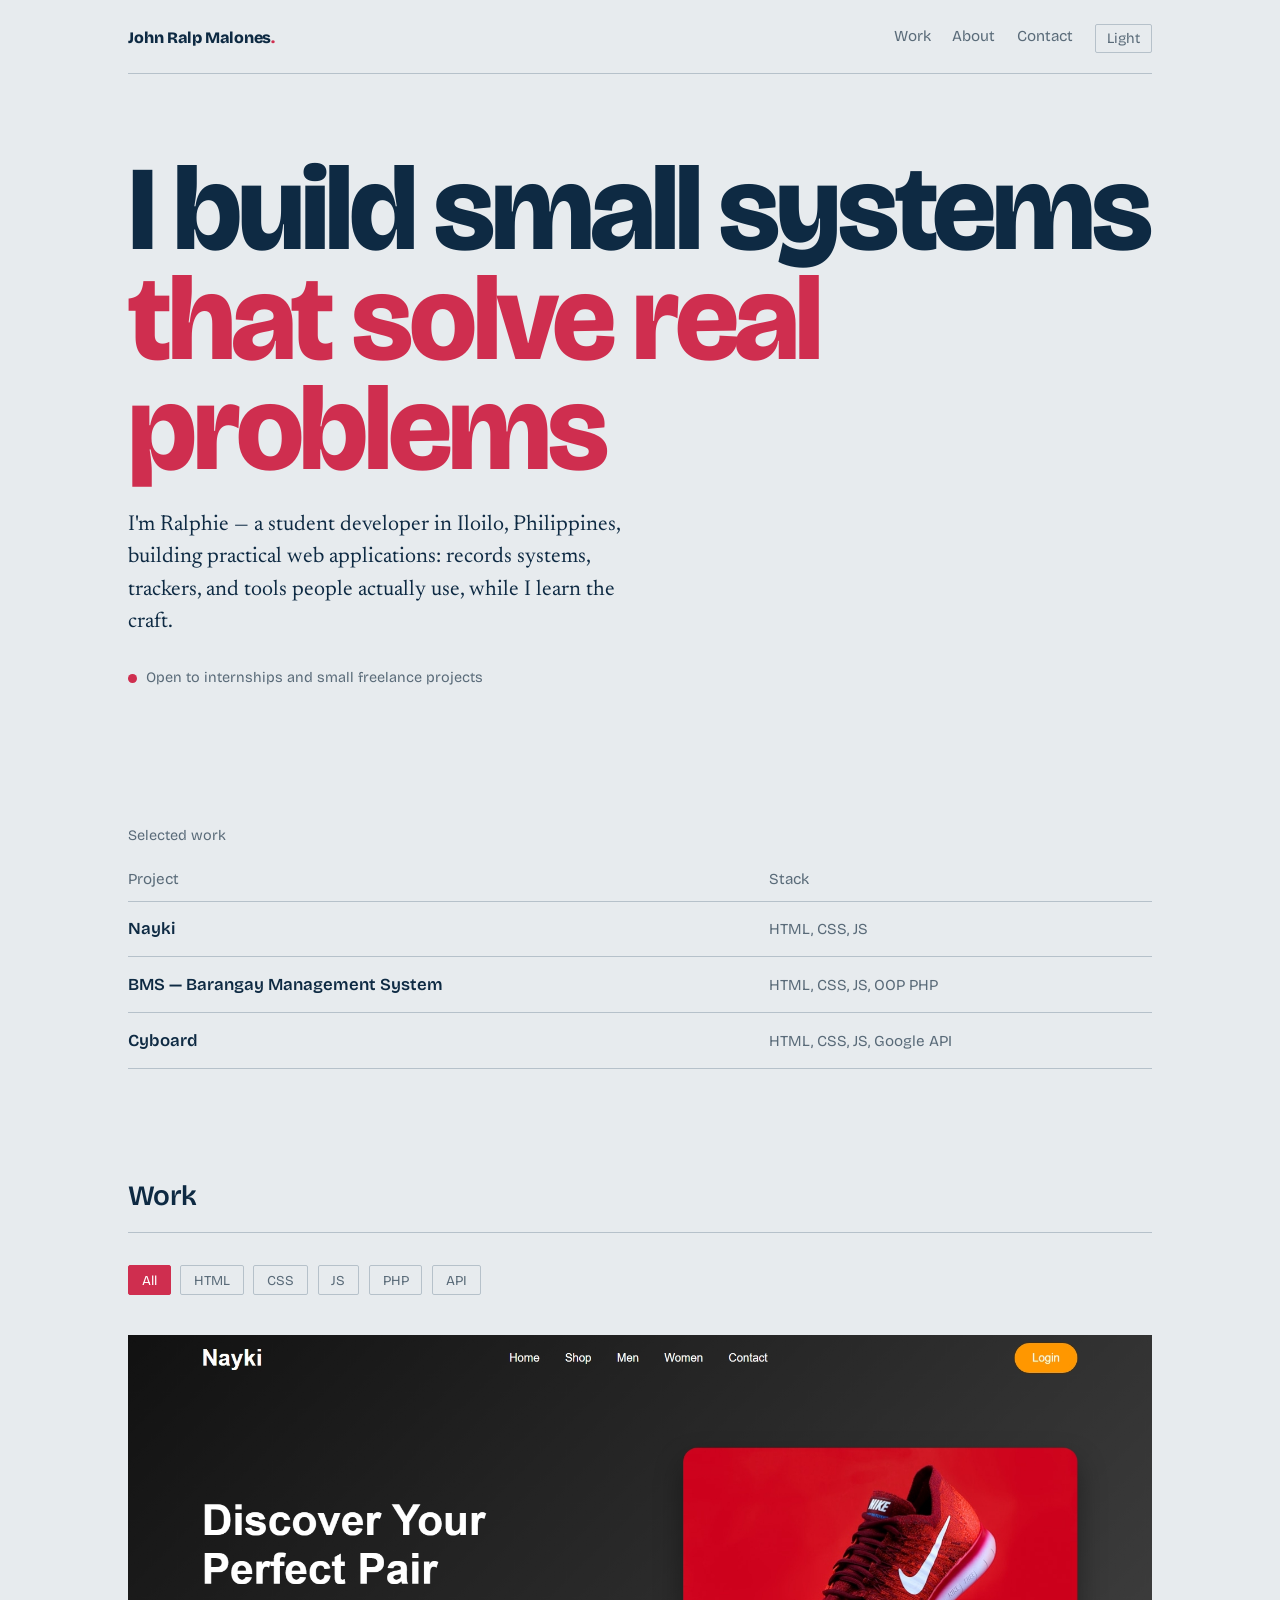
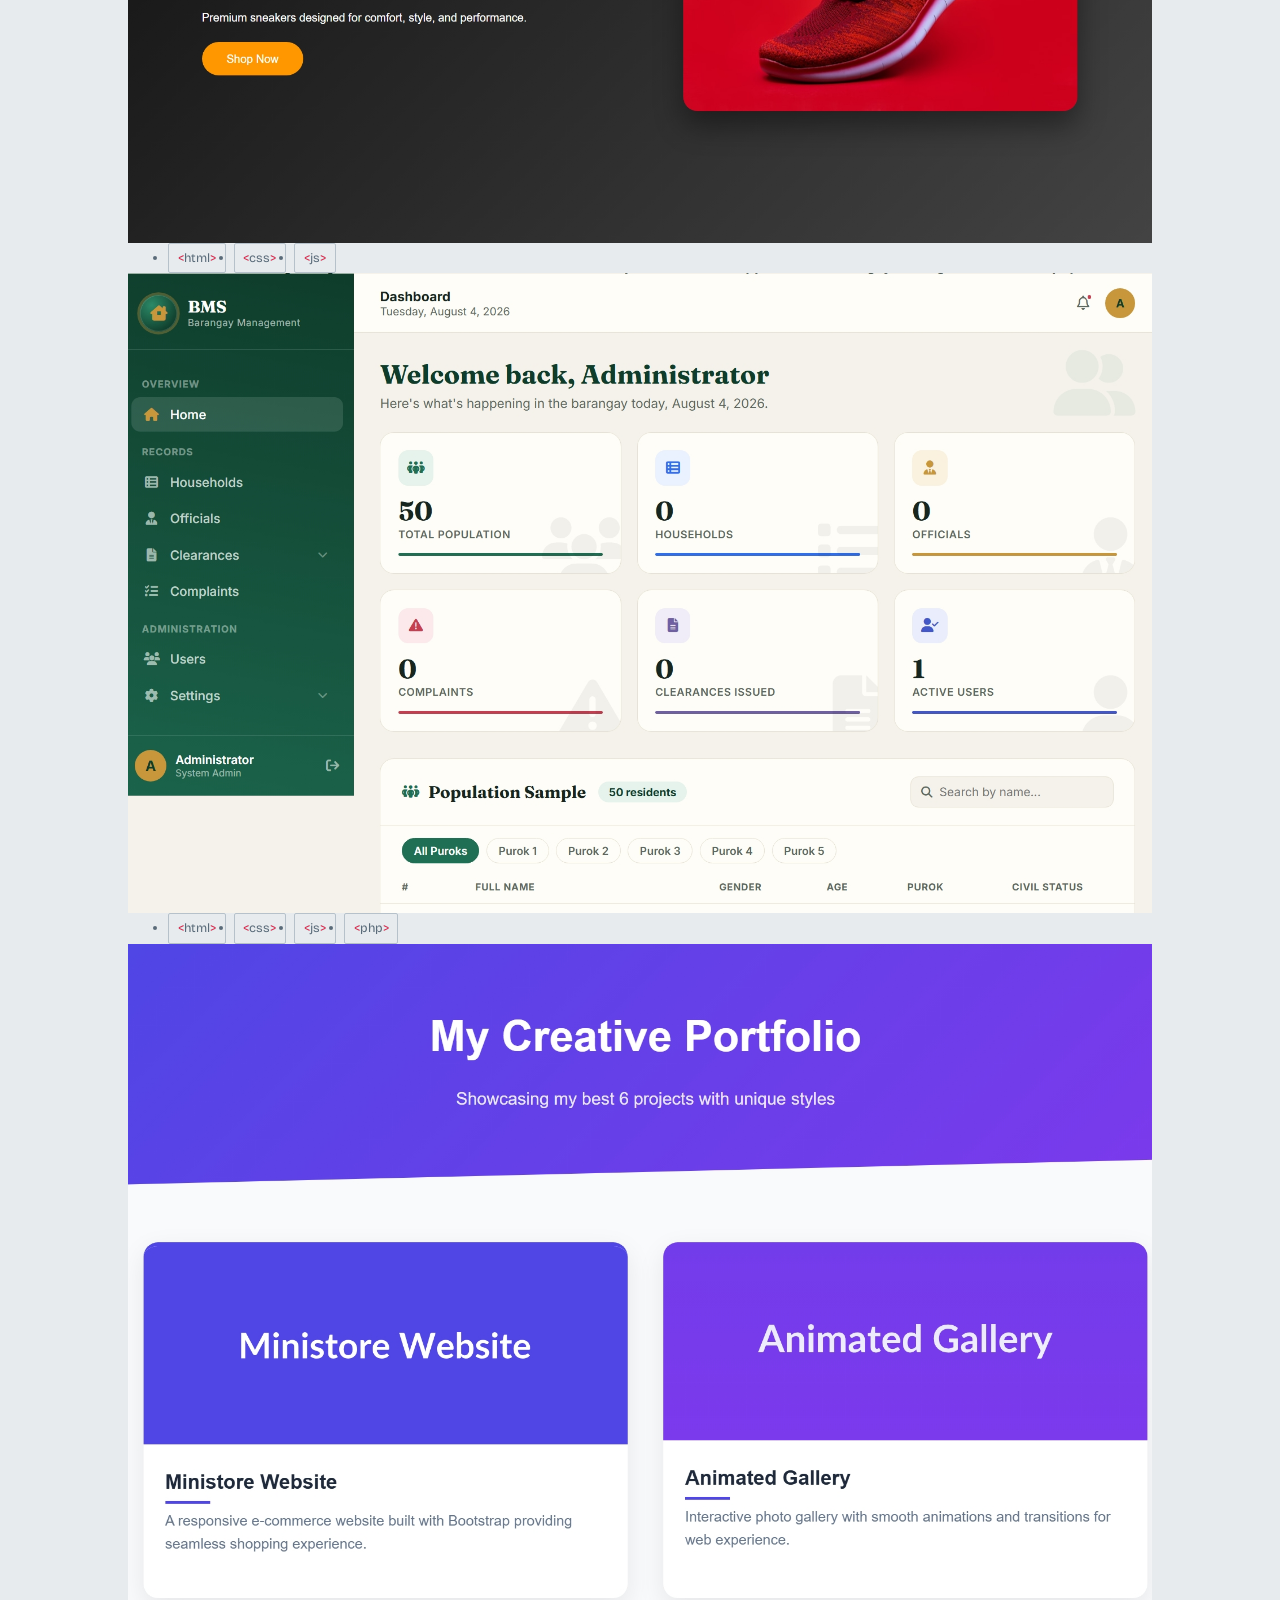
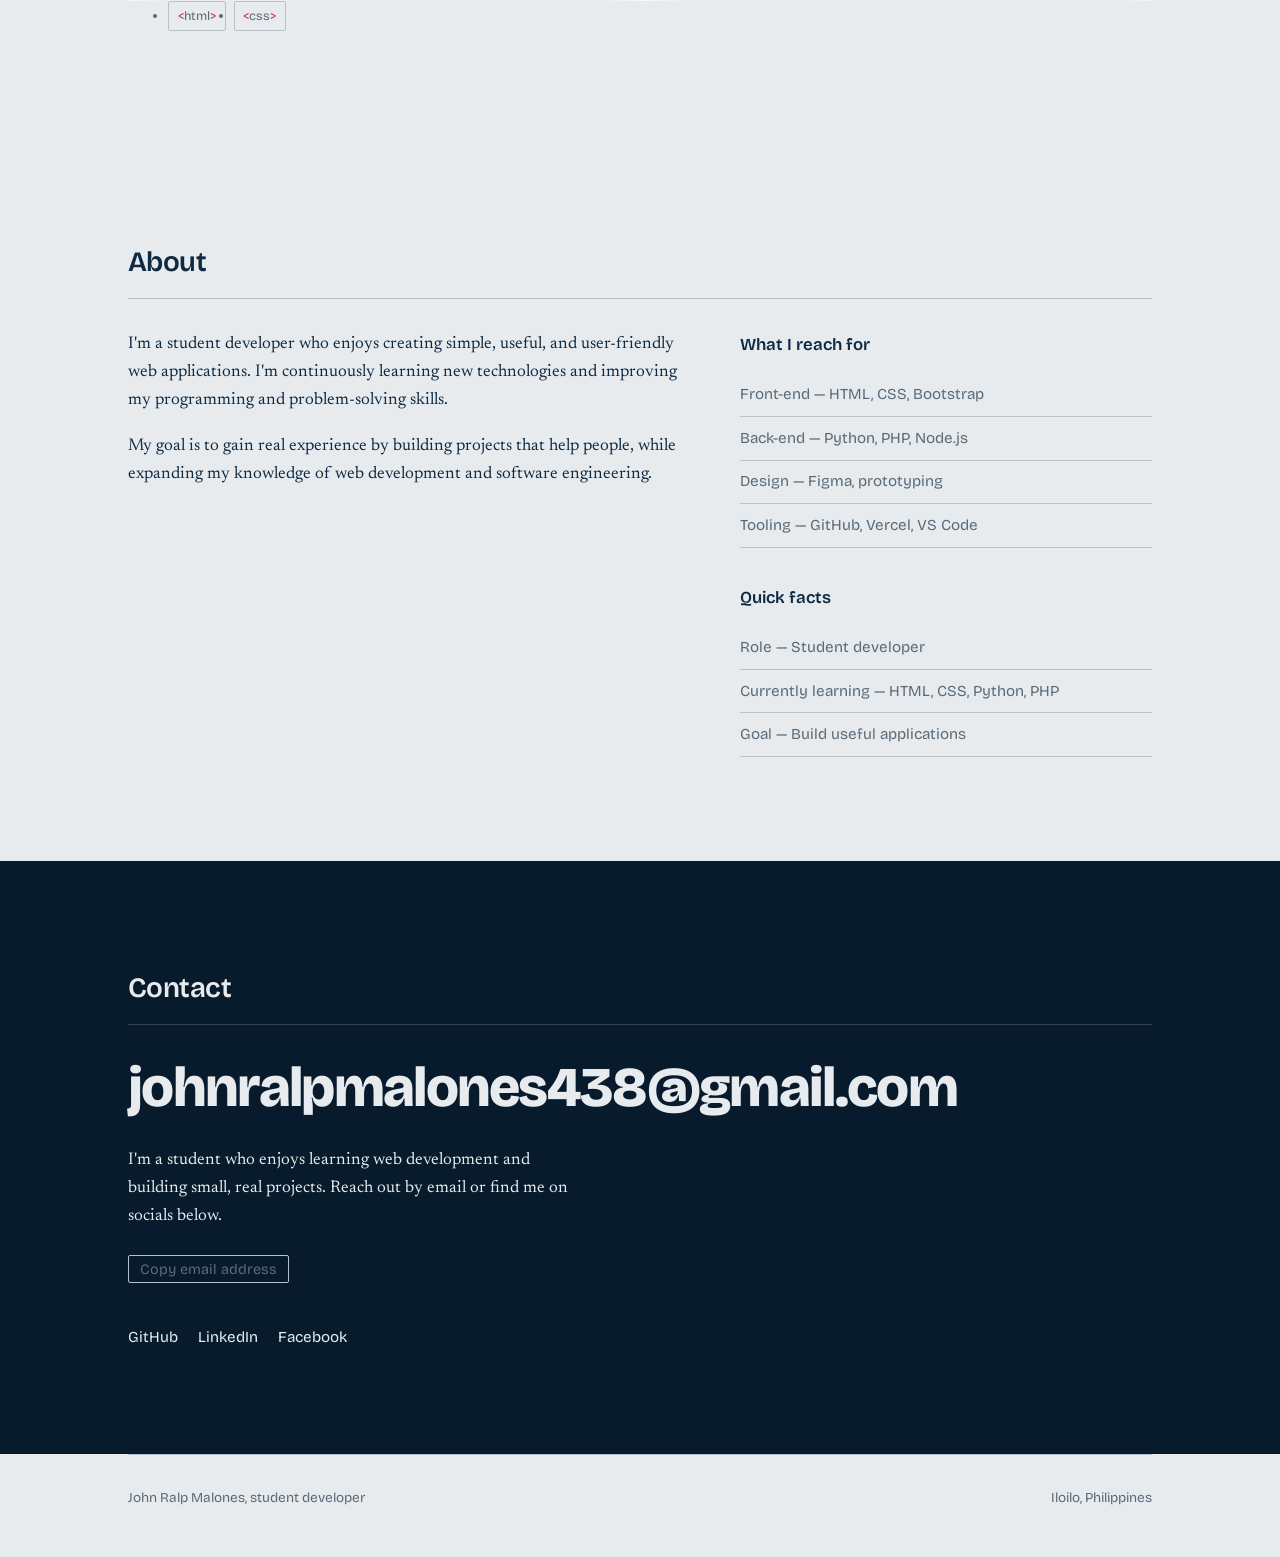
<file: index.html>
<!DOCTYPE html>
<html lang="en">
<head>
<meta charset="utf-8">
<meta name="viewport" content="width=device-width, initial-scale=1">
<title>John Ralp Malones — Student Developer</title>
<meta name="description" content="Portfolio of John Ralp Malones (jepjep), a student developer in Iloilo, Philippines building small, useful web systems.">
<link rel="preconnect" href="https://fonts.googleapis.com">
<link rel="preconnect" href="https://fonts.gstatic.com" crossorigin>
<link href="https://fonts.googleapis.com/css2?family=Bricolage+Grotesque:opsz,wght@12..96,400;12..96,600;12..96,800&family=Newsreader:ital,opsz,wght@0,6..72,300;0,6..72,400;1,6..72,400&display=swap" rel="stylesheet">
<link rel="stylesheet" href="style.css">
</head>
<body>

<div class="progress-bar" id="progressBar" aria-hidden="true"></div>
<a class="skip" href="#work">Skip to work</a>

<div class="wrap">
  <header class="masthead">
    <a class="mark" href="#top">John Ralp Malones<span>.</span></a>

    <button class="menu-btn" id="navToggle" aria-expanded="false" aria-controls="navLinks">Menu</button>

    <nav class="nav" id="navLinks" aria-label="Sections">
      <a href="#work">Work</a>
      <a href="#about">About</a>
      <a href="#contact">Contact</a>
      <button class="theme-btn" id="themeToggle" aria-pressed="false">Dark</button>
    </nav>
  </header>

  <div class="hero" id="top">
    <h1 class="reveal">I build small systems<em>that solve real problems</em></h1>
    <p class="standfirst reveal">I'm Ralphie — a student developer in Iloilo, Philippines, building practical web applications: records systems, trackers, and tools people actually use, while I learn the craft.</p>
    <p class="avail reveal"><span class="dot" aria-hidden="true"></span>Open to internships and small freelance projects</p>
  </div>

  <div class="index reveal">
    <div class="index-scroll">
      <table>
        <caption>Selected work</caption>
        <thead>
          <tr><th scope="col">Project</th><th scope="col">Stack</th></tr>
        </thead>
        <tbody>
          <tr><td><a href="#plate-nayki">Nayki</a></td><td class="col-t">HTML, CSS, JS</td></tr>
          <tr><td><a href="#plate-bms">BMS — Barangay Management System</a></td><td class="col-t">HTML, CSS, JS, OOP PHP</td></tr>
          <tr><td><a href="#plate-cyboard">Cyboard</a></td><td class="col-t">HTML, CSS, JS, Google API</td></tr>
        </tbody>
      </table>
    </div>
  </div>
</div>

<div class="wrap">
  <section id="work">
    <h2 class="sec-head">Work</h2>

    <div class="filter-row reveal" id="projectFilter" role="group" aria-label="Filter projects by stack">
      <button type="button" class="filter-btn is-active" data-filter="all">All</button>
      <button type="button" class="filter-btn" data-filter="html">HTML</button>
      <button type="button" class="filter-btn" data-filter="css">CSS</button>
      <button type="button" class="filter-btn" data-filter="js">JS</button>
      <button type="button" class="filter-btn" data-filter="php">PHP</button>
      <button type="button" class="filter-btn" data-filter="api">API</button>
    </div>

    <div class="project-list" id="projectList">
      <a class="project reveal" id="plate-nayki" href="nayki/index.html" data-tags="html css js">
        <div class="project-visual" style="--tint:#e3a13c;">
          <img src="img/firstproject.jpeg" alt="Nayki athletic gear website screenshot" loading="lazy">
        </div>
        <div class="project-info">
          <ul class="tag-list"><li>html</li><li>css</li><li>js</li></ul>
        </div>
      </a>

      <a class="project reveal" id="plate-bms" href="brgy/admin/login.php" data-tags="html css js php">
        <div class="project-visual" style="--tint:#e3a13c;">
          <img src="img/bms.jpeg" alt="BMS barangay management system screenshot" loading="lazy">
        </div>
        <div class="project-info">
          <ul class="tag-list"><li>html</li><li>css</li><li>js</li><li>php</li></ul>
        </div>
      </a>

      <a class="project reveal" id="plate-cyboard" href="sampleportfolio/index.html" data-tags="html css js api">
        <div class="project-visual" style="--tint:#e3a13c;">
          <img src="img/port.jpeg" alt="Cyboard project screenshot" loading="lazy">
        </div>
        <div class="project-info">
          <ul class="tag-list"><li>html</li><li>css</li></ul>
        </div>
      </a>

      <p class="project-empty" id="projectEmpty" hidden>Nothing tagged that way yet — try another filter.</p>
    </div>
  </section>
</div>

<div class="wrap">
  <section id="about">
    <h2 class="sec-head">About</h2>
    <div class="about">
      <div>
        <p>I'm a student developer who enjoys creating simple, useful, and user-friendly web applications. I'm continuously learning new technologies and improving my programming and problem-solving skills.</p>
        <p>My goal is to gain real experience by building projects that help people, while expanding my knowledge of web development and software engineering.</p>
      </div>
      <div>
        <div class="stack">
          <h3>What I reach for</h3>
          <ul>
            <li>Front-end — HTML, CSS, Bootstrap</li>
            <li>Back-end — Python, PHP, Node.js</li>
            <li>Design — Figma, prototyping</li>
            <li>Tooling — GitHub, Vercel, VS Code</li>
          </ul>
        </div>
        <div class="stack">
          <h3>Quick facts</h3>
          <ul>
            <li>Role — Student developer</li>
            <li>Currently learning — HTML, CSS, Python, PHP</li>
            <li>Goal — Build useful applications</li>
          </ul>
        </div>
      </div>
    </div>
  </section>
</div>

<div class="contact-band">
  <div class="wrap">
    <section id="contact">
      <h2 class="sec-head">Contact</h2>
      <div class="mail-row">
        <a class="mailto" id="contactEmail" href="mailto:johnralpmalones438@gmail.com">johnralpmalones438@gmail.com</a>
      </div>
      <p class="contact-note">I'm a student who enjoys learning web development and building small, real projects. Reach out by email or find me on socials below.</p>
      <p><button class="copy-btn" id="copyEmailBtn">Copy email address</button></p>
      <div class="elsewhere">
        <a href="#">GitHub</a>
        <a href="#">LinkedIn</a>
        <a href="#">Facebook</a>
      </div>
    </section>
  </div>
</div>

<div class="wrap">
  <footer>
    <span>John Ralp Malones, student developer</span>
    <span>Iloilo, Philippines</span>
  </footer>
</div>

<script src="script.js"></script>
</body>
</html>
</file>
<file: style.css>
:root{
  --sheet:#E7EBEE;
  --sheet-2:#DBE1E6;
  --ink:#0E2A43;
  --ink-deep:#071B2C;
  --graphite:#5A6B79;
  --accent:#CF2E4F;
  --rule:#B6C1CA;

  --bg:var(--sheet);
  --fg:var(--ink);
  --muted:var(--graphite);
  --panel:#FFFFFF;
  --band:var(--ink-deep);
  --band-fg:var(--sheet);

  --display:"Bricolage Grotesque","Helvetica Neue",Arial,sans-serif;
  --body:"Newsreader",Georgia,"Times New Roman",serif;
}

@media (prefers-color-scheme: dark){
  :root:not([data-theme="light"]){
    --bg:#071B2C;
    --fg:#DEE5EA;
    --muted:#8C9DAB;
    --rule:#26445E;
    --panel:#0C2539;
    --band:#040F1A;
    --band-fg:#DEE5EA;
    --accent:#FF5A78;
    --ink:#DEE5EA;
  }
}
:root[data-theme="dark"]{
  --bg:#071B2C;
  --fg:#DEE5EA;
  --muted:#8C9DAB;
  --rule:#26445E;
  --panel:#0C2539;
  --band:#040F1A;
  --band-fg:#DEE5EA;
  --accent:#FF5A78;
  --ink:#DEE5EA;
}

*{box-sizing:border-box}
html{-webkit-text-size-adjust:100%;scroll-behavior:smooth}
@media (prefers-reduced-motion: reduce){html{scroll-behavior:auto}}

body{
  margin:0;
  background:var(--bg);
  color:var(--fg);
  font-family:var(--body);
  font-size:1.0625rem;
  line-height:1.65;
}
img,svg{max-width:100%;height:auto;display:block}
a{color:inherit;text-decoration:none}
a:focus-visible,button:focus-visible{outline:2px solid var(--accent);outline-offset:3px}

.wrap{width:100%;max-width:1120px;margin:0 auto;padding:0 clamp(1.25rem,5vw,3rem)}

.skip{position:absolute;left:-9999px}
.skip:focus{left:1rem;top:1rem;background:var(--panel);color:var(--fg);padding:.6rem 1rem;z-index:10}

/* ---------- scroll progress bar ---------- */
.progress-bar{
  position:fixed;top:0;left:0;height:2px;width:0%;
  background:linear-gradient(90deg,var(--accent),var(--ink));
  z-index:100;transition:width .1s linear;
}

/* ---------- masthead ---------- */
.masthead{
  display:flex;align-items:center;justify-content:space-between;
  gap:1.5rem;padding:1.5rem 0 1.25rem;flex-wrap:wrap;
}
.mark{font-family:var(--display);font-weight:800;font-size:1rem;letter-spacing:-.01em;text-decoration:none}
.mark span{color:var(--accent)}

.nav{display:flex;align-items:center;gap:1.35rem;font-family:var(--display);font-size:.95rem}
.nav a{text-decoration:none;color:var(--muted);padding-bottom:2px;border-bottom:1px solid transparent}
.nav a:hover,.nav a.current{color:var(--fg);border-bottom-color:var(--accent)}

.theme-btn,.copy-btn,.menu-btn{
  font-family:var(--display);font-size:.9rem;
  background:transparent;color:var(--muted);
  border:1px solid var(--rule);border-radius:2px;
  padding:.3rem .7rem;cursor:pointer;
}
.theme-btn:hover,.copy-btn:hover,.menu-btn:hover{color:var(--fg);border-color:var(--accent)}

.menu-btn{display:none}
@media (max-width:40rem){
  .menu-btn{display:inline-block}
  .nav{
    display:none;width:100%;flex-direction:column;align-items:flex-start;
    gap:.9rem;padding:1rem 0 .25rem;border-top:1px solid var(--rule);
  }
  .nav.open{display:flex}
}

/* ---------- hero ---------- */
.hero{border-top:1px solid var(--rule);padding:clamp(2.5rem,7vw,5rem) 0 clamp(2rem,5vw,3.5rem)}
.hero h1{
  font-family:var(--display);font-weight:800;
  font-size:clamp(2.85rem,11.5vw,7.5rem);
  line-height:.92;letter-spacing:-.035em;
  margin:0 0 1.5rem;max-width:16ch;
}
.hero h1 em{font-style:normal;display:block;color:var(--accent)}
.standfirst{font-size:clamp(1.1rem,2.2vw,1.35rem);line-height:1.5;max-width:44ch;margin:0}
.avail{margin-top:1.75rem;font-family:var(--display);font-size:.9rem;color:var(--muted);display:flex;align-items:center;gap:.6rem}
.dot{width:.55rem;height:.55rem;border-radius:50%;background:var(--accent);flex:none}

/* ---------- index table ---------- */
.index{margin-top:clamp(2.5rem,6vw,4rem)}
.index-scroll{overflow-x:auto}
table{width:100%;border-collapse:collapse;font-family:var(--display);font-size:.95rem;min-width:26rem}
caption{text-align:left;font-family:var(--display);font-size:.9rem;color:var(--muted);padding-bottom:.7rem}
th{text-align:left;font-weight:400;color:var(--muted);border-bottom:1px solid var(--rule);padding:.5rem .75rem .5rem 0;white-space:nowrap}
td{border-bottom:1px solid var(--rule);padding:.85rem .75rem .85rem 0;vertical-align:baseline}
td a{text-decoration:none;font-weight:600;font-size:1.05rem}
td a:hover{color:var(--accent)}
.col-t{color:var(--muted)}

/* ---------- sections ---------- */
section{padding:clamp(3.5rem,9vw,6.5rem) 0}
.sec-head{
  font-family:var(--display);font-weight:600;
  font-size:clamp(1.35rem,3vw,1.75rem);letter-spacing:-.02em;
  margin:0 0 2rem;padding-bottom:.8rem;border-bottom:1px solid var(--rule);
}

/* ---------- project filter ---------- */
.filter-row{display:flex;flex-wrap:wrap;gap:.6rem;margin-bottom:2.5rem}
.filter-btn{
  font-family:var(--display);font-size:.85rem;color:var(--muted);
  background:transparent;border:1px solid var(--rule);border-radius:2px;
  padding:.35rem .8rem;cursor:pointer;
}
.filter-btn:hover{color:var(--fg);border-color:var(--accent)}
.filter-btn.is-active{background:var(--accent);border-color:var(--accent);color:#fff}

/* ---------- project plates ---------- */
.plate{padding-top:clamp(2rem,5vw,3.25rem);margin-top:clamp(2rem,5vw,3.25rem);border-top:1px solid var(--rule)}
.plate:first-of-type{border-top:0;margin-top:0;padding-top:0}
.plate.is-hidden{display:none}
.art{background:var(--panel);border:1px solid var(--rule);margin-bottom:1.5rem;overflow:hidden}
.art img{width:100%;height:auto;object-fit:cover}
.plate-body{display:grid;grid-template-columns:minmax(0,1fr);gap:.75rem 3rem}
@media (min-width:52rem){
  .plate-body{grid-template-columns:minmax(0,1.15fr) minmax(0,1fr);align-items:start}
}
.plate h3{
  font-family:var(--display);font-weight:600;
  font-size:clamp(1.5rem,3.4vw,2.15rem);
  letter-spacing:-.025em;line-height:1.1;margin:0;
}
.plate-meta{font-family:var(--display);font-size:.9rem;color:var(--muted);margin:.6rem 0 1rem}
.plate .desc{margin:0;max-width:60ch}

.tag-list{display:flex;gap:.5rem;flex-wrap:wrap;font-family:var(--display);font-size:.78rem;margin:0}
.tag-list li{padding:.25rem .55rem;border:1px solid var(--rule);border-radius:2px;color:var(--muted)}
.tag-list li::before{content:"<";color:var(--accent)}
.tag-list li::after{content:">";color:var(--accent)}

.project-empty{padding:2rem 0;color:var(--muted);font-family:var(--display);font-size:.95rem}

/* ---------- about ---------- */
.about{display:grid;grid-template-columns:minmax(0,1fr);gap:2.5rem 3.5rem}
@media (min-width:52rem){.about{grid-template-columns:minmax(0,1.35fr) minmax(0,1fr)}}
.about p{max-width:66ch;margin:0 0 1.1rem}
.about p:last-child{margin-bottom:0}
.about h3{font-family:var(--display);font-weight:600;font-size:1.05rem;margin:0 0 .9rem}
.stack + .stack{margin-top:2.25rem}
.stack ul{list-style:none;margin:0;padding:0;font-family:var(--display);font-size:.95rem}
.stack li{padding:.55rem 0;border-bottom:1px solid var(--rule);color:var(--muted)}

/* ---------- contact ---------- */
.contact-band{background:var(--band);color:var(--band-fg)}
.contact-band .sec-head{border-bottom-color:rgba(255,255,255,.18)}
.contact-band a{color:var(--band-fg)}
.mail-row{margin-bottom:.5rem}
.mailto{
  font-family:var(--display);font-weight:800;
  font-size:clamp(1.5rem,6vw,3.5rem);
  letter-spacing:-.03em;line-height:1.1;
  text-decoration:none;display:inline-block;
  word-break:break-word;
}
.mailto:hover{color:var(--accent)}
.contact-note{max-width:46ch;margin:1.75rem 0 1.5rem}
.elsewhere{margin-top:2.5rem;display:flex;flex-wrap:wrap;gap:1.25rem;font-family:var(--display);font-size:.95rem}
.elsewhere a{text-decoration:none}
.elsewhere a:hover{color:var(--accent)}

footer{
  padding:2rem 0 3rem;font-family:var(--display);font-size:.85rem;color:var(--muted);
  display:flex;justify-content:space-between;gap:1rem;flex-wrap:wrap;
  border-top:1px solid var(--rule);
}

/* ---------- one orchestrated entrance ---------- */
@media (prefers-reduced-motion: no-preference){
  .reveal{opacity:0;transform:translateY(14px);animation:rise .7s cubic-bezier(.22,.7,.3,1) forwards}
  .reveal:nth-child(1){animation-delay:.05s}
  .reveal:nth-child(2){animation-delay:.18s}
  .reveal:nth-child(3){animation-delay:.31s}
  .index.reveal{animation-delay:.44s}
  @keyframes rise{to{opacity:1;transform:none}}
}
</file>
